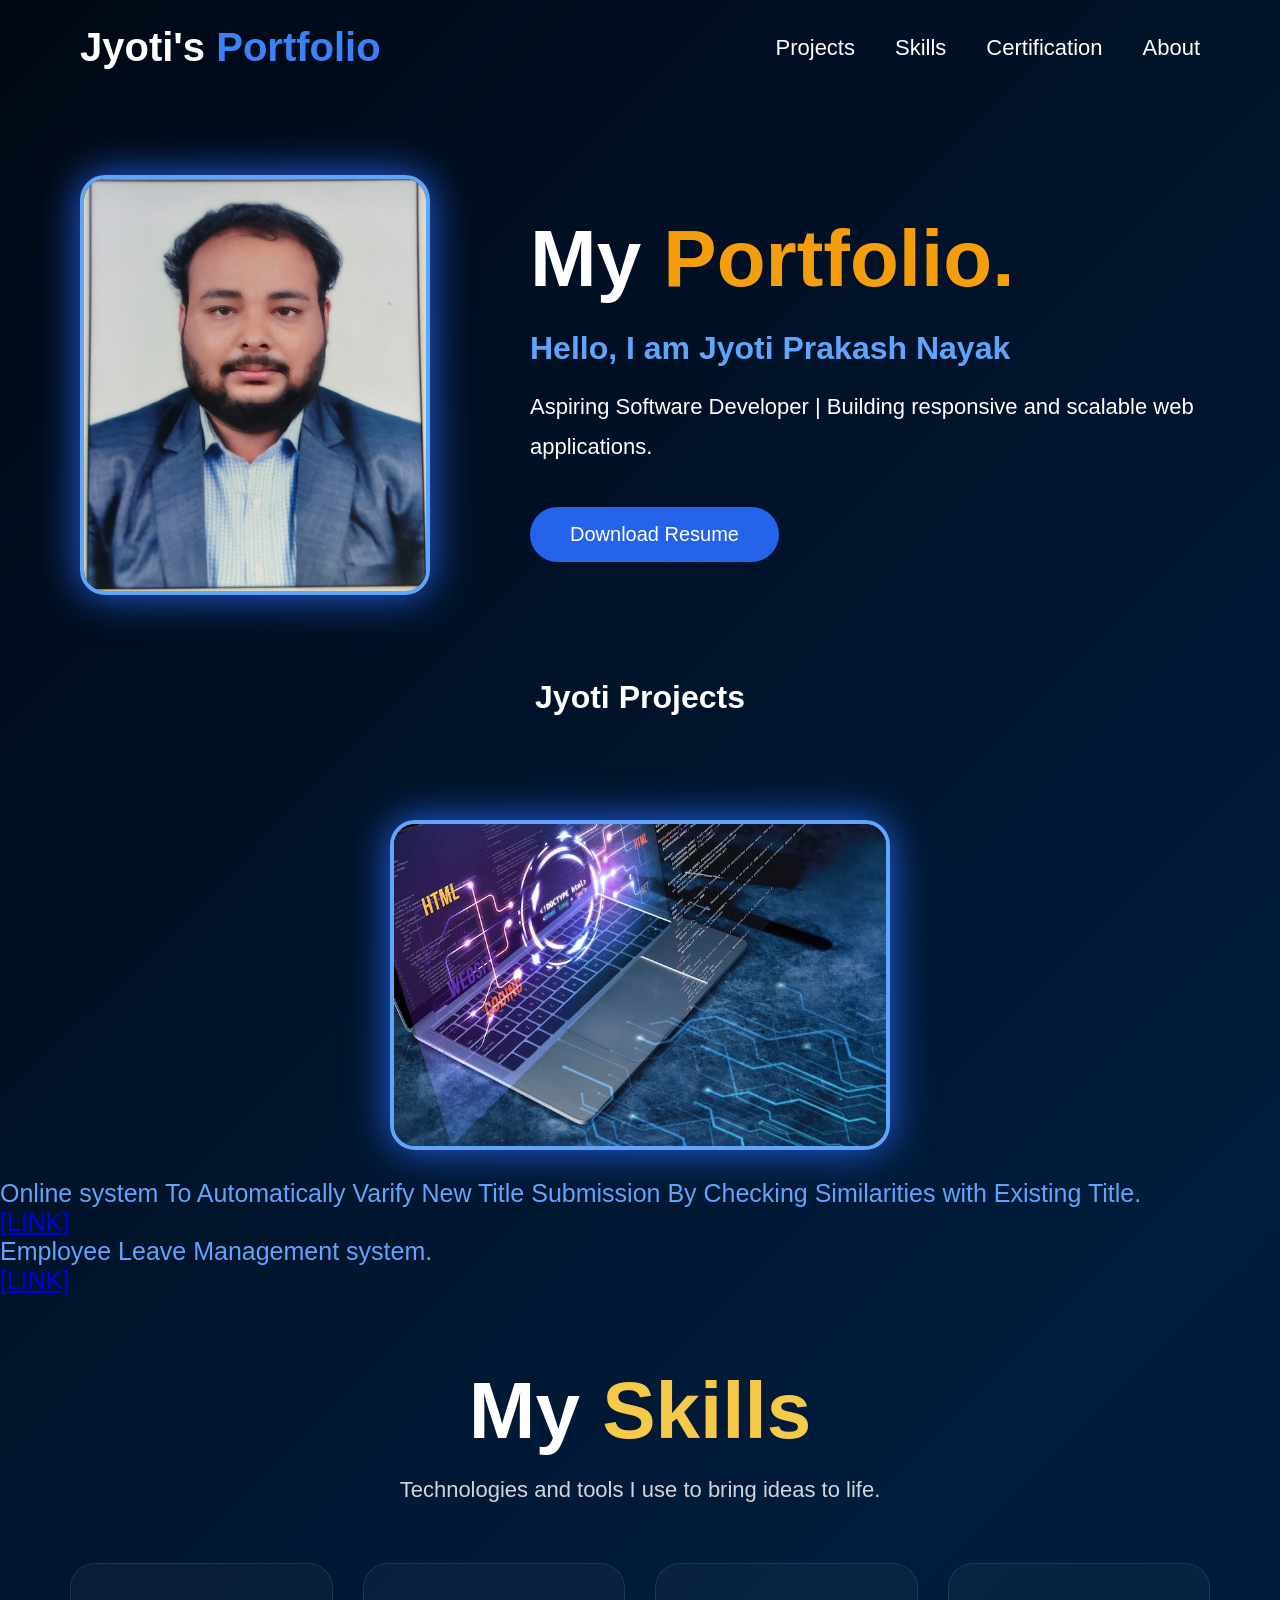
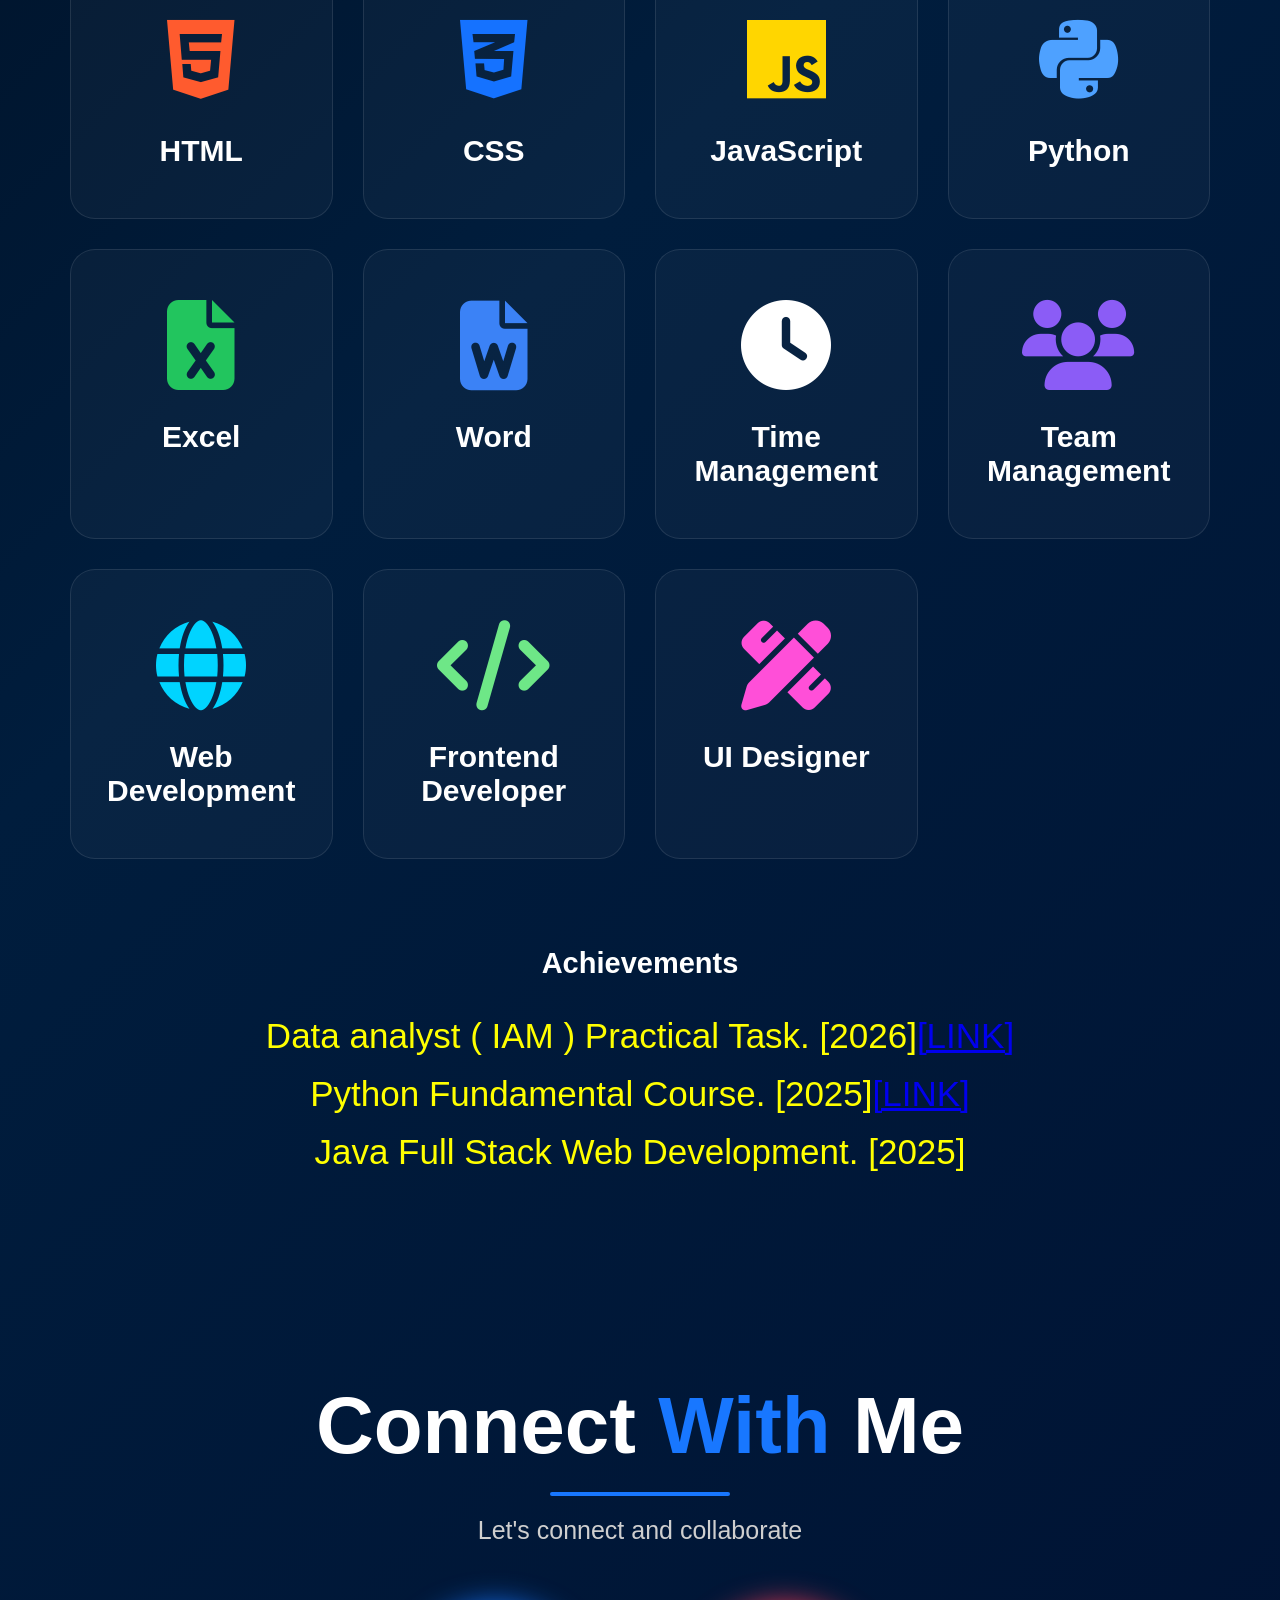
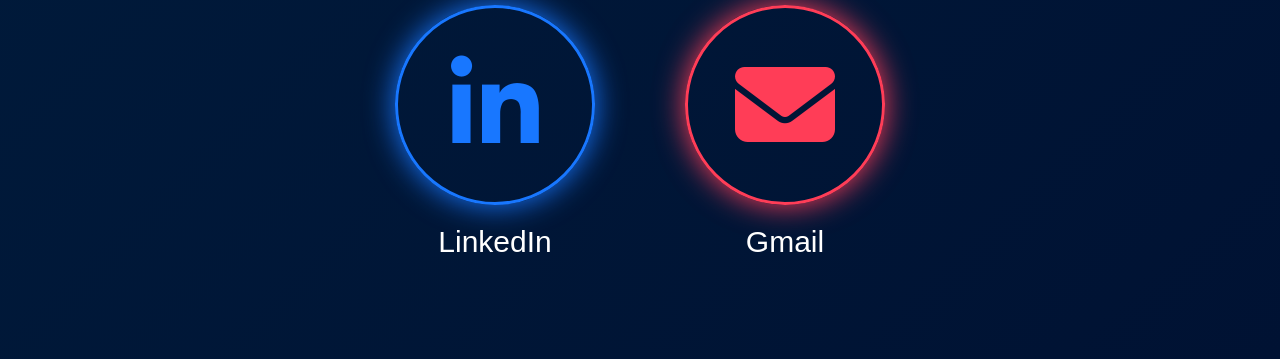
<file: Index.html>
<!DOCTYPE html>
<html>
<head>
<title>Jyoti Portfolio</title>
<link rel="stylesheet" href="main.css">
</head>

<body>

<nav>
<h1>Jyoti's <span>Portfolio</span></h1>

<ul>
<li><a href="Projects.html">Projects</a></li>
<li><a href="skill.html">Skills</a></li>
<li><a href="c.html">Certification</a></li>
<li><a href="about.html">About</a></li>
</ul>
</nav>

<section class="hero">

<div class="left">

<img src="jp.jpeg">

</div>

<div class="right">

<h2>My <span>Portfolio.</span></h2>

<h3>Hello, I am Jyoti Prakash Nayak</h3>

<p>
Aspiring Software Developer |
Building responsive and scalable web applications.
</p>
<a href="Jyoti_Prakash_Nayak_CV-2.pdf"Download>
<button>Download Resume</button>
</a>

</div>

</section>
<h1 class="ii">Jyoti Projects</h1><br><br><br>
<ul class="yt">
             <img class="ip" src="WhatsApp Image 2026-06-21 at 15.49.44.jpeg"><br>
        <li> Online system To Automatically Varify New Title Submission By Checking Similarities
         with Existing Title.</li><a href="#">[LINK]</a>
        <li>Employee Leave Management system.</li><a href="#">[LINK]</a>
    </ul>
<head>

<title>My Skills</title>

<link rel="stylesheet" href="skill.css">

<link rel="stylesheet"
href="https://cdnjs.cloudflare.com/ajax/libs/font-awesome/6.5.2/css/all.min.css">

</head>

<body>

<section class="skills">

<h1>
My <span>Skills</span>
</h1>

<p>
Technologies and tools I use to bring ideas to life.
</p>

<div class="container">

<div class="card">
<i class="fa-brands fa-html5"></i>
<h2>HTML</h2>
</div>

<div class="card">
<i class="fa-brands fa-css3-alt"></i>
<h2>CSS</h2>
</div>

<div class="card">
<i class="fa-brands fa-js"></i>
<h2>JavaScript</h2>
</div>

<div class="card">
<i class="fa-brands fa-python"></i>
<h2>Python</h2>
</div>

<div class="card">
<i class="fa-solid fa-file-excel"></i>
<h2>Excel</h2>
</div>

<div class="card">
<i class="fa-solid fa-file-word"></i>
<h2>Word</h2>
</div>

<div class="card">
<i class="fa-solid fa-clock"></i>
<h2>Time Management</h2>
</div>

<div class="card">
<i class="fa-solid fa-users"></i>
<h2>Team Management</h2>
</div>

<div class="card">
<i class="fa-solid fa-globe"></i>
<h2>Web Development</h2>
</div>

<div class="card">
<i class="fa-solid fa-code"></i>
<h2>Frontend Developer</h2>
</div>

<div class="card">
<i class="fa-solid fa-pen-ruler"></i>
<h2>UI Designer</h2>
</div>

</div><br>

</section>

</body>

<h1 class="yu">Achievements</h1><br><br>
    <ul class="pp">
        <li>Data analyst ( IAM ) Practical Task.    [2026]<a href="tatapar.pdf" class="gf">[LINK]</a></li><br>
        <li>Python Fundamental Course.    [2025]<a href="a.pdf" class="gf">[LINK]</a></li><br>
        <li>Java Full Stack Web Development.    [2025]</li><br>
    </ul><br><br><br><br><br>

<section class="contact">

<h1>
Connect <span>With</span> Me
</h1>

<div class="line"></div>

<p>Let's connect and collaborate</p>

<div class="social">

<a href="https://www.linkedin.com/in/jyoti-prakash-nayak-9454b5229"
target="_blank"
class="linkedin">

<i class="fa-brands fa-linkedin-in"></i>

<span>LinkedIn</span>

</a>

<a href="mailto:jyotiprakash8572@gmail.com"
class="gmail">

<i class="fa-solid fa-envelope"></i>

<span>Gmail</span>

</a>

</div>

</section>
</body>
    

</html>   

</body>
</html>
</file>
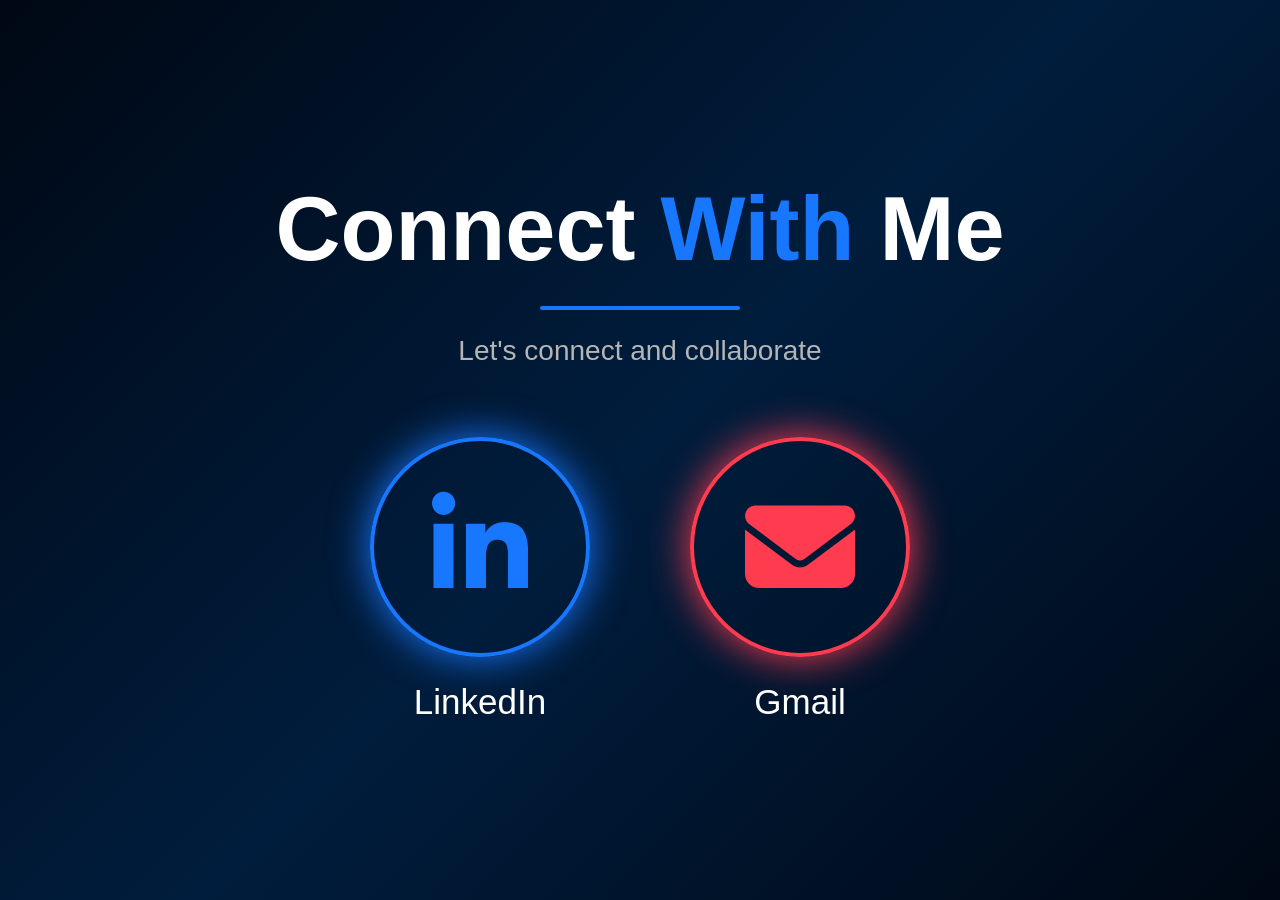
<file: about.html>
<!DOCTYPE html>
<html>

<head>

<title>Connect With Me</title>

<link rel="stylesheet"
href="about.css">

<link rel="stylesheet"
href="https://cdnjs.cloudflare.com/ajax/libs/font-awesome/6.5.2/css/all.min.css">

</head>

<body>

<section class="contact">

<h1>
Connect
<span>With</span>
Me
</h1>

<div class="line">
<span></span>
</div>

<p>
Let's connect and collaborate
</p>

<div class="social">

<a
href="https://www.linkedin.com/in/jyoti-prakash-nayak-9454b5229"
target="_blank"
class="linkedin">

<i class="fa-brands fa-linkedin-in"></i>

<span>LinkedIn</span>

</a>

<a
href="mailto:jyotiprakash83063@gmail.com"
class="gmail">

<i class="fa-solid fa-envelope"></i>

<span>Gmail</span>

</a>

</div>

</section>

</body>

</html>
</file>
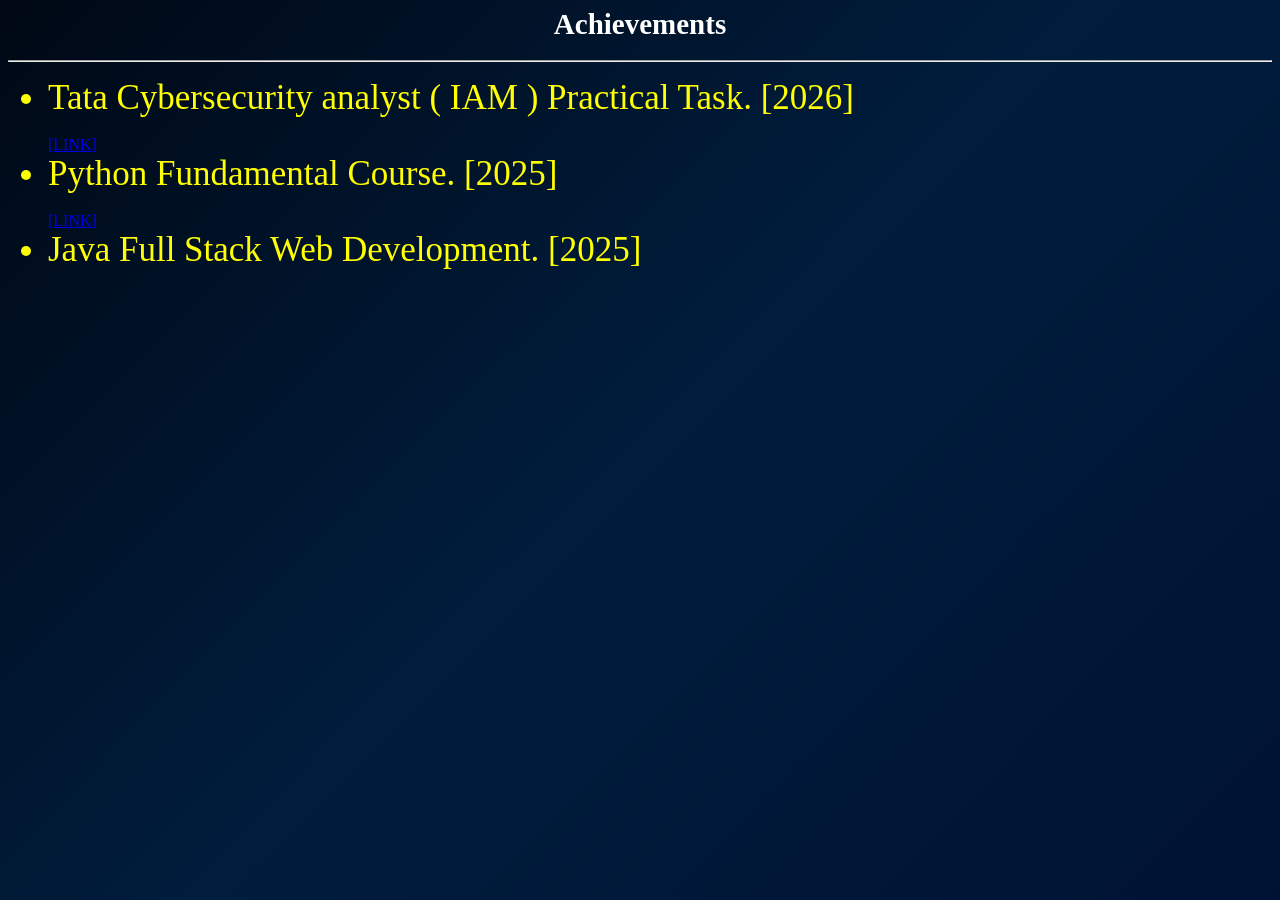
<file: c.html>
<html class="gg">
    <link rel="stylesheet" href="c.css">
<title>Certification</title>
<body>
    <h1 class="yu">Achievements</h1><hr>
    <ul class="pp">
        <li>Tata Cybersecurity analyst ( IAM ) Practical Task.    [2026]</li><br><a href="tatapar.pdf" class="gf">[LINK]</a>
        <li>Python Fundamental Course.    [2025]</li><br><a href="a.pdf" class="gf">[LINK]</a>
        <li>Java Full Stack Web Development.    [2025]</li><br>
    </ul>

</body>
    </html>
</file>
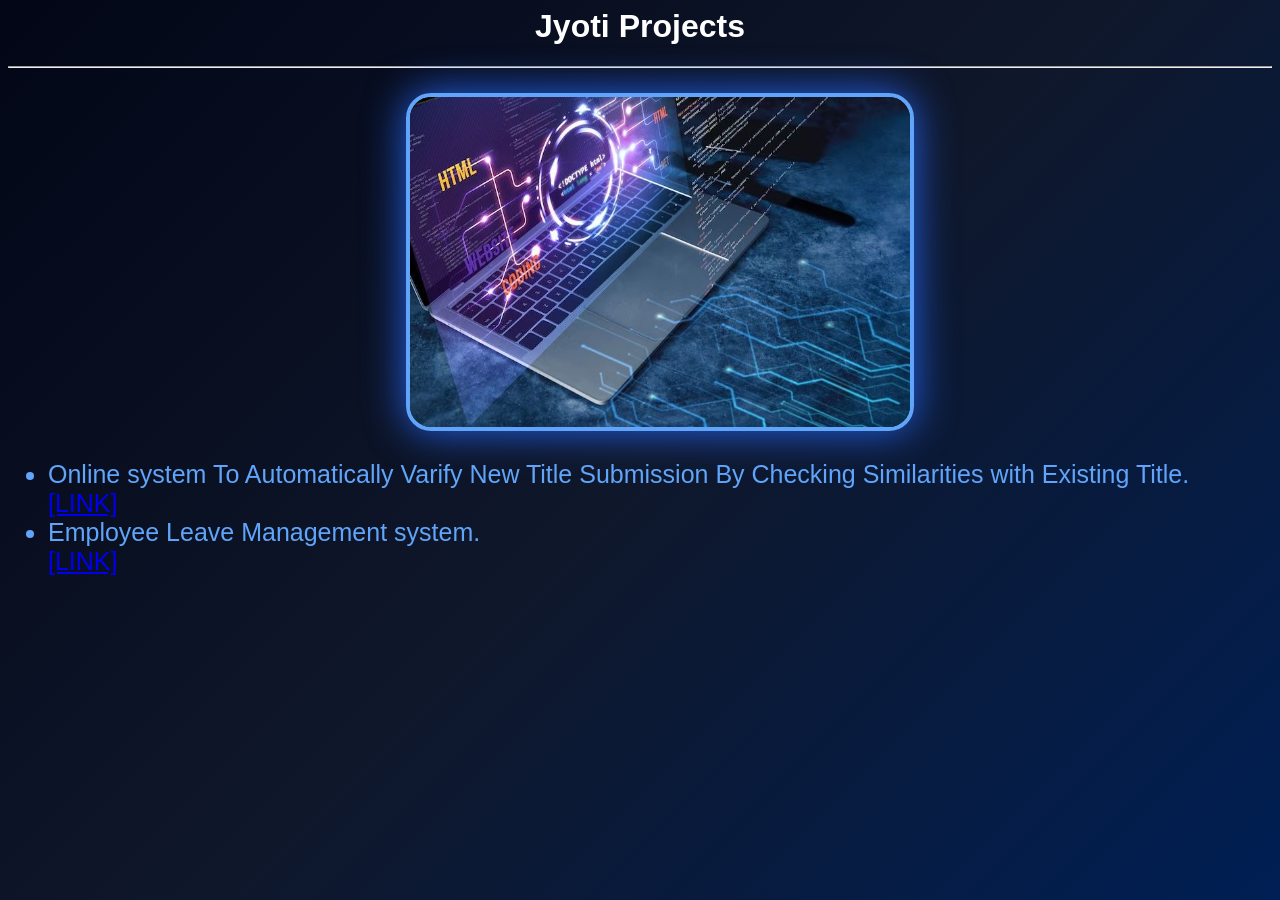
<file: Projects.html>
<html class="uu">
    <link rel="stylesheet" href="Projects.css">
    <head>
    <title>Jyoti Project's</title>
    </head>
    <h1 class="ii">Jyoti Projects</h1><hr>
    <body>
        <ul class="yt">
             <img class="ip" src="WhatsApp Image 2026-06-21 at 15.49.44.jpeg"><br>
        <li> Online system To Automatically Varify New Title Submission By Checking Similarities
         with Existing Title.</li><a href="#">[LINK]</a>
        <li>Employee Leave Management system.</li><a href="#">[LINK]</a>
    </ul>
    </body>
    
</html>
</file>
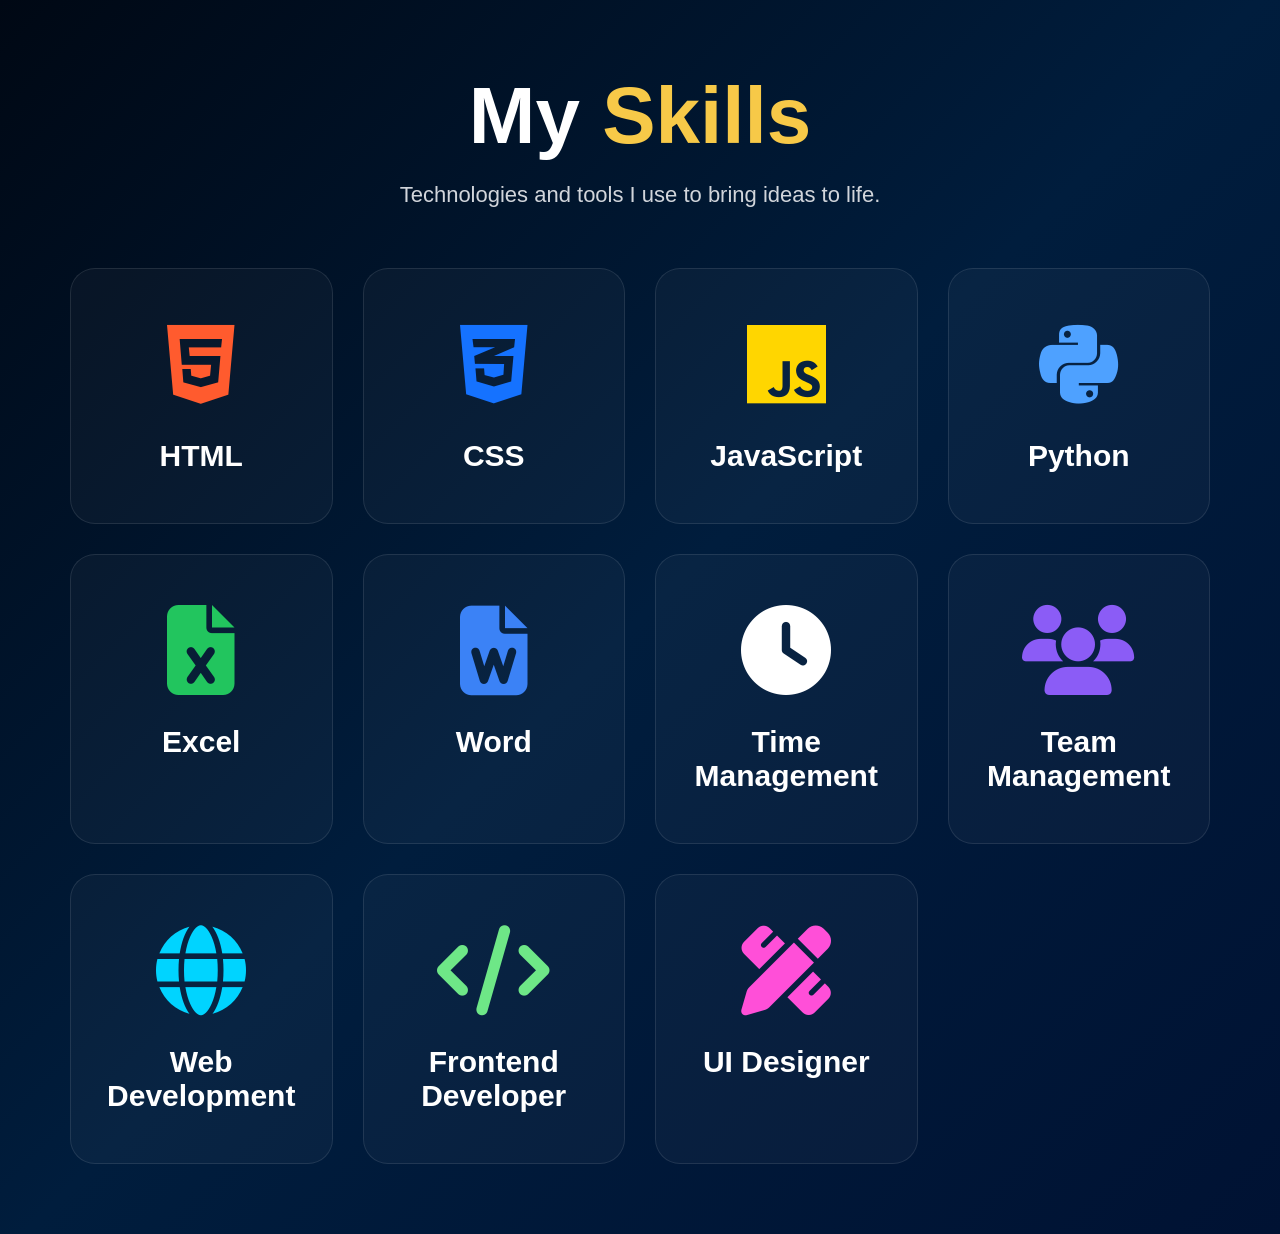
<file: skill.html>
<!DOCTYPE html>
<html>

<head>

<title>My Skills</title>

<link rel="stylesheet" href="skill.css">

<link rel="stylesheet"
href="https://cdnjs.cloudflare.com/ajax/libs/font-awesome/6.5.2/css/all.min.css">

</head>

<body>

<section class="skills">

<h1>
My <span>Skills</span>
</h1>

<p>
Technologies and tools I use to bring ideas to life.
</p>

<div class="container">

<div class="card">
<i class="fa-brands fa-html5"></i>
<h2>HTML</h2>
</div>

<div class="card">
<i class="fa-brands fa-css3-alt"></i>
<h2>CSS</h2>
</div>

<div class="card">
<i class="fa-brands fa-js"></i>
<h2>JavaScript</h2>
</div>

<div class="card">
<i class="fa-brands fa-python"></i>
<h2>Python</h2>
</div>

<div class="card">
<i class="fa-solid fa-file-excel"></i>
<h2>Excel</h2>
</div>

<div class="card">
<i class="fa-solid fa-file-word"></i>
<h2>Word</h2>
</div>

<div class="card">
<i class="fa-solid fa-clock"></i>
<h2>Time Management</h2>
</div>

<div class="card">
<i class="fa-solid fa-users"></i>
<h2>Team Management</h2>
</div>

<div class="card">
<i class="fa-solid fa-globe"></i>
<h2>Web Development</h2>
</div>

<div class="card">
<i class="fa-solid fa-code"></i>
<h2>Frontend Developer</h2>
</div>

<div class="card">
<i class="fa-solid fa-pen-ruler"></i>
<h2>UI Designer</h2>
</div>

</div>

</section>

</body>

</html>
</file>
<file: main.css>
*{
margin:0;
padding:0;
box-sizing:border-box;
font-family:Arial;
}

body{
background:
linear-gradient(135deg,#020617,#0f172a,#001f54);
color:white;
}

nav{
display:flex;
justify-content:space-between;
align-items:center;

padding:25px 80px;
}

nav h1{
font-size:40px;
}

nav span{
color:#3b82f6;
}

nav ul{
display:flex;
gap:40px;
list-style:none;
}

nav a{
color:white;
text-decoration:none;
font-size:22px;
}

nav a:hover{
color:#3b82f6;
transition:.3s;
}

.hero{
display:flex;
align-items:center;
justify-content:center;

padding:80px;
gap:100px;
}

.left img{

width:350px;
height:420px;

border-radius:25px;

border:4px solid #60a5fa;

box-shadow:
0 0 40px #2563eb;

}

.right h2{

font-size:80px;

}

.right span{
color:#f59e0b;
}

.right h3{

margin-top:25px;

font-size:32px;

color:#60a5fa;

}

.right p{

margin-top:20px;

font-size:22px;

line-height:40px;

}

button{

margin-top:40px;

padding:16px 40px;

font-size:20px;

border:none;

border-radius:50px;

background:#2563eb;

color:white;

cursor:pointer;

}

button:hover{

transform:scale(1.08);

transition:.3s;

box-shadow:0 0 20px #3b82f6;

}

@media(max-width:768px){

.hero{

flex-direction:column;

text-align:center;

}

nav{

flex-direction:column;

gap:20px;

}

.left img{

width:250px;

height:300px;

}

.right h2{

font-size:50px;

}

}
.ii{
    text-align: center;
}
.ii{
    text-align: center;
}
.yt{
    font-size:25px;

color:#60a5fa;

}
.ip{
    height: 330px;
    width: 500px;
    display: block;
    margin-left: auto;
    margin-right: auto;
    border-radius:25px;

border:4px solid #60a5fa;

box-shadow:
0 0 40px #2563eb;


}
*{
margin:0;
padding:0;
box-sizing:border-box;
font-family:Arial;
}

body{

background:
linear-gradient(
135deg,
#000814,
#001d3d,
#001233
);

color:white;

}

.skills{

padding:70px;

text-align:center;

}

.skills h1{

font-size:80px;

margin-bottom:20px;

}

.skills span{

color:#f7c948;

}

.skills p{

font-size:22px;

margin-bottom:60px;

color:#d1d5db;

}

.container{

display:grid;

grid-template-columns:
repeat(
auto-fit,
minmax(230px,1fr)
);

gap:30px;

}

.card{

background:
rgba(255,255,255,.03);

border:
1px solid
rgba(255,255,255,.1);

border-radius:25px;

padding:50px 20px;

transition:.4s;

}

.card:hover{

transform:
translateY(-10px);

box-shadow:
0 0 30px
#2563eb;

}

.card i{

font-size:90px;

margin-bottom:30px;

}

.fa-html5{
color:#ff5b2e;
}

.fa-css3-alt{
color:#1572ff;
}

.fa-js{
color:#ffd600;
}

.fa-python{
color:#4ea1ff;
}

.fa-file-excel{
color:#22c55e;
}

.fa-file-word{
color:#3b82f6;
}

.fa-clock{
color:white;
}

.fa-users{
color:#8b5cf6;
}

.fa-globe{
color:#00d4ff;
}

.fa-code{
color:#6ee787;
}

.fa-pen-ruler{
color:#ff4fd8;
}

.card h2{

font-size:30px;

}

@media(max-width:768px){

.skills h1{

font-size:55px;

}

}
.pp li{
    text-align: center;
    color: yellow;
    font-size: 35px;
}
.yu{
    text-align: center;
    color: white;
    font-size: 29px;
}
.gf{
      animation: colorChange 2s infinite;
}
@keyframes colorChange{
    10%{color: red;}
    50%{color: rgb(179, 255, 0);}
    70%{color: yellow;}
    100%{color: rgb(238, 237, 225);}
}

.tt{
    margin-left: 650px;
    color: #f7e7b4;
    font-size: 38px;
}
.ff{
    border-radius: 20px;
    border: 2px solid white;
    height: 300px;
    width: 250px;
    margin-left: 90px;
    margin-top: 40px;
}
.yt{
    margin-top: 50px;
}
.qq{
    text-align: center;
    margin-top: -300px;
    margin-left: 150px;
    color: white;
    font-size: 20px;
    display: block;
    

}
.hg{
    width: 60px;
    height: 50px;
    margin-left: 600px;
      border: 3px solid rgb(174, 238, 57);
}
.ww{
    border: 3px solid rgb(174, 238, 57);
    width: 60px;
    height: 50px;
    margin-left: 790px;
    margin-top: -40px;
}
.contact{

padding:100px 20px;

text-align:center;

color:white;

}

.contact h1{

font-size:80px;

}

.contact h1 span{

color:#1877ff;

}

.line{

width:180px;

height:4px;

background:#1877ff;

margin:20px auto;

border-radius:20px;

}

.contact p{

font-size:25px;

color:#cfcfcf;

margin-bottom:60px;

}

.social{

display:flex;

justify-content:center;

gap:90px;

flex-wrap:wrap;

}

.social a{

text-decoration:none;

color:white;

display:flex;

flex-direction:column;

align-items:center;

}

.social i{

width:200px;

height:200px;

border-radius:50%;

font-size:100px;

display:flex;

align-items:center;

justify-content:center;

transition:.4s;

}

.linkedin i{

border:3px solid #1877ff;

color:#1877ff;

box-shadow:0 0 30px #1877ff;

}

.gmail i{

border:3px solid #ff3d57;

color:#ff3d57;

box-shadow:0 0 30px #ff3d57;

}

.social i:hover{

transform:scale(1.1);

}

.social span{

margin-top:20px;

font-size:30px;

}
</file>
<file: skill.css>
*{
margin:0;
padding:0;
box-sizing:border-box;
font-family:Arial;
}

body{

background:
linear-gradient(
135deg,
#000814,
#001d3d,
#001233
);

color:white;

}

.skills{

padding:70px;

text-align:center;

}

.skills h1{

font-size:80px;

margin-bottom:20px;

}

.skills span{

color:#f7c948;

}

.skills p{

font-size:22px;

margin-bottom:60px;

color:#d1d5db;

}

.container{

display:grid;

grid-template-columns:
repeat(
auto-fit,
minmax(230px,1fr)
);

gap:30px;

}

.card{

background:
rgba(255,255,255,.03);

border:
1px solid
rgba(255,255,255,.1);

border-radius:25px;

padding:50px 20px;

transition:.4s;

}

.card:hover{

transform:
translateY(-10px);

box-shadow:
0 0 30px
#2563eb;

}

.card i{

font-size:90px;

margin-bottom:30px;

}

.fa-html5{
color:#ff5b2e;
}

.fa-css3-alt{
color:#1572ff;
}

.fa-js{
color:#ffd600;
}

.fa-python{
color:#4ea1ff;
}

.fa-file-excel{
color:#22c55e;
}

.fa-file-word{
color:#3b82f6;
}

.fa-clock{
color:white;
}

.fa-users{
color:#8b5cf6;
}

.fa-globe{
color:#00d4ff;
}

.fa-code{
color:#6ee787;
}

.fa-pen-ruler{
color:#ff4fd8;
}

.card h2{

font-size:30px;

}

@media(max-width:768px){

.skills h1{

font-size:55px;

}

}
</file>
<file: about.css>
*{
margin:0;
padding:0;
box-sizing:border-box;
font-family:Arial;
}

body{

background:
linear-gradient(
135deg,
#000814,
#001d3d,
#000814
);

min-height:100vh;

display:flex;

justify-content:center;

align-items:center;

color:white;

}

.contact{

text-align:center;

}

.contact h1{

font-size:90px;

}

.contact h1 span{

color:#1877ff;

}

.line{

display:flex;

justify-content:center;

margin:25px 0;

}

.line span{

width:200px;

height:4px;

background:#1877ff;

border-radius:10px;

}

.contact p{

font-size:28px;

color:#b5b5b5;

margin-bottom:70px;

}

.social{

display:flex;

gap:100px;

justify-content:center;

flex-wrap:wrap;

}

.social a{

text-decoration:none;

color:white;

display:flex;

flex-direction:column;

align-items:center;

}

.social i{

width:220px;

height:220px;

border-radius:50%;

font-size:110px;

display:flex;

align-items:center;

justify-content:center;

transition:.4s;

}

.linkedin i{

border:4px solid #1877ff;

color:#1877ff;

box-shadow:
0 0 40px #1877ff;

}

.gmail i{

border:4px solid #ff3b4f;

color:#ff3b4f;

box-shadow:
0 0 40px #ff3b4f;

}

.social i:hover{

transform:scale(1.08);

}

.social span{

margin-top:25px;

font-size:35px;

}

@media(max-width:768px){

.contact h1{

font-size:50px;

}

.social{

gap:40px;

}

.social i{

width:150px;

height:150px;

font-size:80px;

}

}
</file>
<file: c.css>
.gg{
     background:
linear-gradient(
135deg,
#000814,
#001d3d,
#001233
);
}
.yu{
    text-align: center;
    color: white;
    font-size: 29px;
}
.pp li{
    color: yellow;
    font-size: 35px;
}
.gf{
      animation: colorChange 2s infinite;
}
@keyframes colorChange{
    10%{color: red;}
    50%{color: rgb(179, 255, 0);}
    70%{color: yellow;}
    100%{color: rgb(238, 237, 225);}
}
</file>
<file: Projects.css>
body{
background:
linear-gradient(135deg,#020617,#0f172a,#001f54);
color:white;
font-family: Arial;
}
.ii{
    text-align: center;
}
.yt{
    font-size:25px;

color:#60a5fa;

}
.ip{
    height: 330px;
    width: 500px;
    display: block;
    margin-left: auto;
    margin-right: auto;
    border-radius:25px;

border:4px solid #60a5fa;

box-shadow:
0 0 40px #2563eb;


}
</file>
